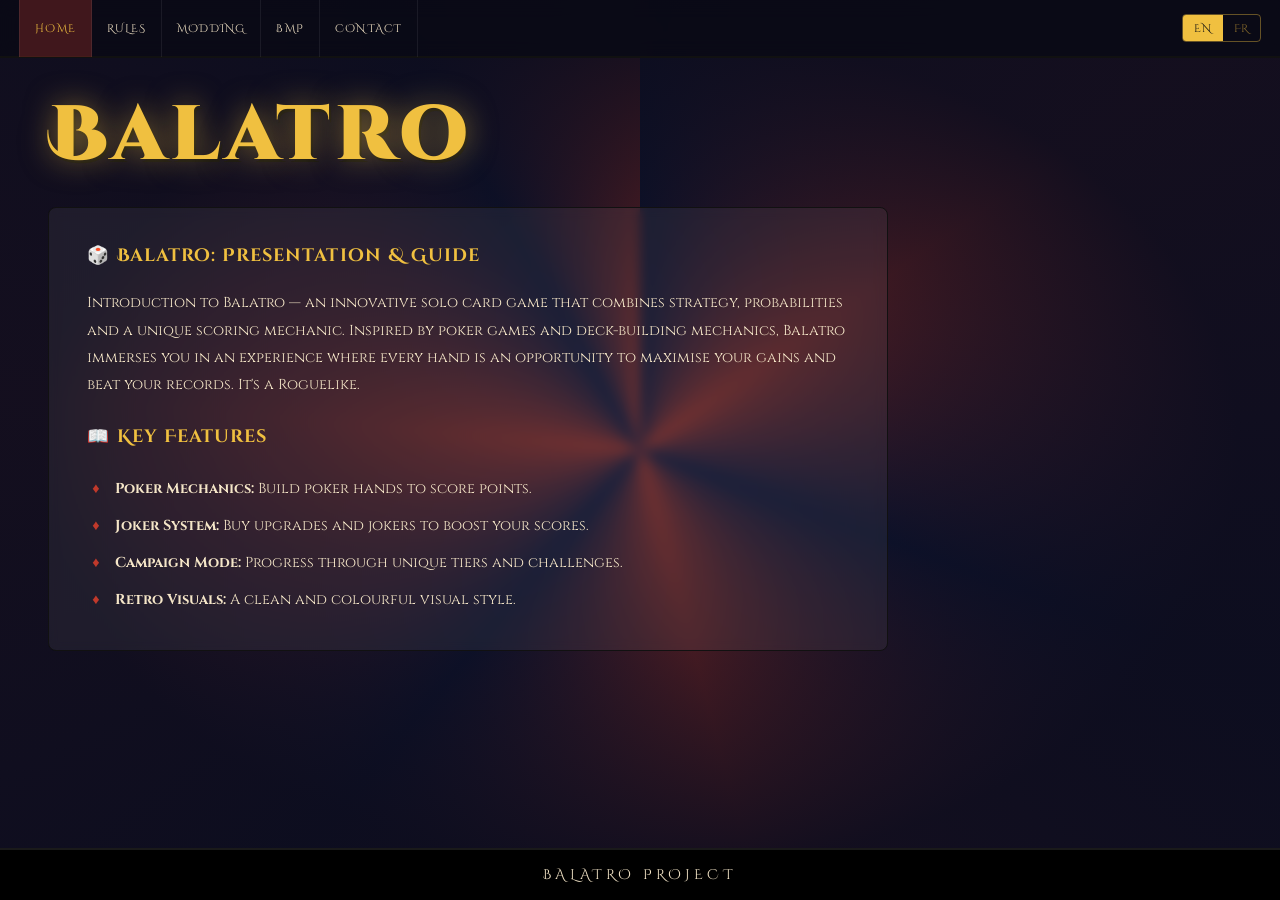
<file: index.html>
<!DOCTYPE html>
<html lang="fr">
<head>
  <meta charset="UTF-8">
  <meta name="viewport" content="width=device-width, initial-scale=1.0">
  <title>Balatro – Accueil / Home</title>
  <link rel="stylesheet" href="style.css">
</head>
<body>

  <!--
    LANGUAGE SYSTEM (CSS-only):
    The hidden checkbox #lang-toggle must be BEFORE .site-shell.
    Its :checked state controls all .lang-en / .lang-fr elements
    inside .site-shell via the general sibling combinator (~).
  -->
  <input type="checkbox" id="lang-toggle">

  <div class="site-shell">

    <nav>
      <a href="index.html" class="active">
        <span class="lang-en-inline">Home</span>
        <span class="lang-fr-inline">Accueil</span>
      </a>
      <a href="rules.html">
        <span class="lang-en-inline">Rules</span>
        <span class="lang-fr-inline">Regles</span>
      </a>
      <a href="modding.html">Modding</a>
      <a href="bmp.html">BMP</a>
      <a href="contact.html">Contact</a>

      <div class="lang-btn-wrap">
        <div class="lang-btn">
          <label class="lbl-en" for="lang-toggle">EN</label>
          <label class="lbl-fr" for="lang-toggle">FR</label>
        </div>
      </div>
    </nav>

    <main class="page">

      <!-- EN VERSION -->
      <div class="lang-en">
        <h1 class="home-title">Balatro</h1>
        <div class="welcome-card">
          <h2>🎲 Balatro: Presentation &amp; Guide</h2>
          <p>
            Introduction to Balatro — an innovative solo card game that combines strategy,
            probabilities and a unique scoring mechanic. Inspired by poker games and
            deck-building mechanics, Balatro immerses you in an experience where every hand
            is an opportunity to maximise your gains and beat your records. It's a Roguelike.
          </p>
          <h2 class="feat">📖 Key Features</h2>
          <ul>
            <li><strong>Poker Mechanics:</strong> Build poker hands to score points.</li>
            <li><strong>Joker System:</strong> Buy upgrades and jokers to boost your scores.</li>
            <li><strong>Campaign Mode:</strong> Progress through unique tiers and challenges.</li>
            <li><strong>Retro Visuals:</strong> A clean and colourful visual style.</li>
          </ul>
        </div>
      </div>

      <!-- FR VERSION -->
      <div class="lang-fr">
        <h1 class="home-title">Balatro</h1>
        <div class="welcome-card">
          <h2>🎲 Balatro : Présentation et Guide</h2>
          <p>
            Introduction à Balatro — un jeu de cartes solo innovant qui combine stratégie,
            probabilités et une mécanique de scoring unique. Inspiré par les jeux de poker
            et les mécaniques de deck-building, Balatro vous plonge dans une expérience où
            chaque main est une opportunité de maximiser vos gains et de battre vos records.
            C'est un Roguelike.
          </p>
          <h2 class="feat">📖 Fonctionnalités Clés</h2>
          <ul>
            <li><strong>Mécaniques de Poker :</strong> Créez des mains de poker pour marquer des points.</li>
            <li><strong>Système de Jokers :</strong> Achetez des améliorations et des jokers pour booster vos scores.</li>
            <li><strong>Mode Campagne :</strong> Progressez à travers des paliers et des défis uniques.</li>
            <li><strong>Graphismes Rétro :</strong> Un style visuel épuré et coloré.</li>
          </ul>
        </div>
      </div>

    </main>

    <footer>Balatro Project</footer>

  </div><!-- /.site-shell -->

</body>
</html>
</file>
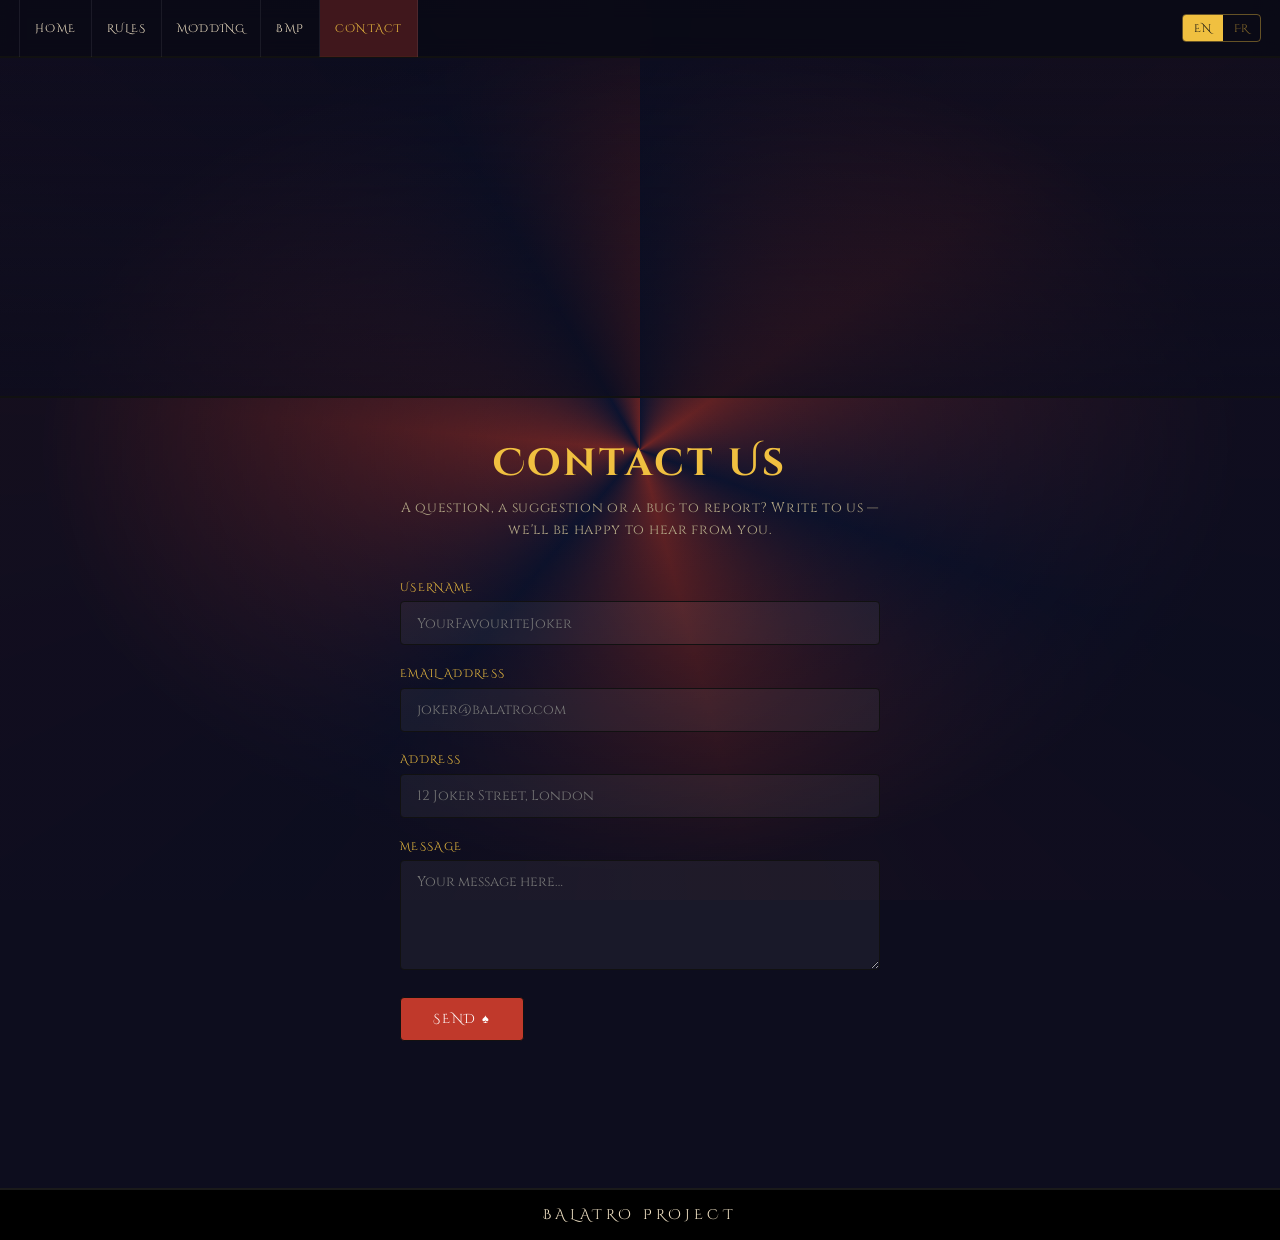
<file: Contact.html>
<!DOCTYPE html>
<html lang="fr">
<head>
  <meta charset="UTF-8">
  <meta name="viewport" content="width=device-width, initial-scale=1.0">
  <title>Balatro – Contact</title>
  <link rel="stylesheet" href="style.css">
</head>
<body>

  <input type="checkbox" id="lang-toggle">

  <div class="site-shell">

    <nav>
      <a href="index.html">
        <span class="lang-en-inline">Home</span>
        <span class="lang-fr-inline">Accueil</span>
      </a>
      <a href="rules.html">
        <span class="lang-en-inline">Rules</span>
        <span class="lang-fr-inline">Règles</span>
      </a>
      <a href="modding.html">Modding</a>
      <a href="bmp.html">BMP</a>
      <a href="contact.html" class="active">Contact</a>
      <div class="lang-btn-wrap">
        <div class="lang-btn">
          <label class="lbl-en" for="lang-toggle">EN</label>
          <label class="lbl-fr" for="lang-toggle">FR</label>
        </div>
      </div>
    </nav>

    <!-- PARALLAX HERO -->
    <div class="parallax-hero"></div>

    <main class="page">

      <!-- ═══ EN ═══ -->
      <div class="lang-en">
        <h1 class="contact-title">Contact Us</h1>
        <p class="contact-sub">
          A question, a suggestion or a bug to report? Write to us —<br>
          we'll be happy to hear from you.
        </p>
        <div class="contact-form">
          <div class="form-field">
            <label for="pseudo-en">Username</label>
            <input type="text" id="pseudo-en" name="pseudo" placeholder="YourFavouriteJoker">
          </div>
          <div class="form-field">
            <label for="email-en">Email address</label>
            <input type="email" id="email-en" name="email" placeholder="joker@balatro.com">
          </div>
          <div class="form-field">
            <label for="address-en">Address</label>
            <input type="text" id="address-en" name="address" placeholder="12 Joker Street, London">
          </div>
          <div class="form-field">
            <label for="msg-en">Message</label>
            <textarea id="msg-en" name="message" placeholder="Your message here…"></textarea>
          </div>
          <button type="submit">Send ♠</button>
        </div>
      </div>

      <!-- ═══ FR ═══ -->
      <div class="lang-fr">
        <h1 class="contact-title">Contactez-nous</h1>
        <p class="contact-sub">
          Une question, une suggestion ou un bug à signaler ? Écrivez-nous —<br>
          nous serons ravis de vous lire.
        </p>
        <div class="contact-form">
          <div class="form-field">
            <label for="pseudo-fr">Pseudonyme</label>
            <input type="text" id="pseudo-fr" name="pseudo" placeholder="VotreJokerPréféré">
          </div>
          <div class="form-field">
            <label for="email-fr">Adresse e-mail</label>
            <input type="email" id="email-fr" name="email" placeholder="joker@balatro.com">
          </div>
          <div class="form-field">
            <label for="address-fr">Adresse</label>
            <input type="text" id="address-fr" name="address" placeholder="12 rue des Jokers, Paris">
          </div>
          <div class="form-field">
            <label for="msg-fr">Message</label>
            <textarea id="msg-fr" name="message" placeholder="Votre message ici…"></textarea>
          </div>
          <button type="submit">Envoyer ♠</button>
        </div>
      </div>

    </main>

    <footer>Balatro Project</footer>

  </div>

</body>
</html>
</file>
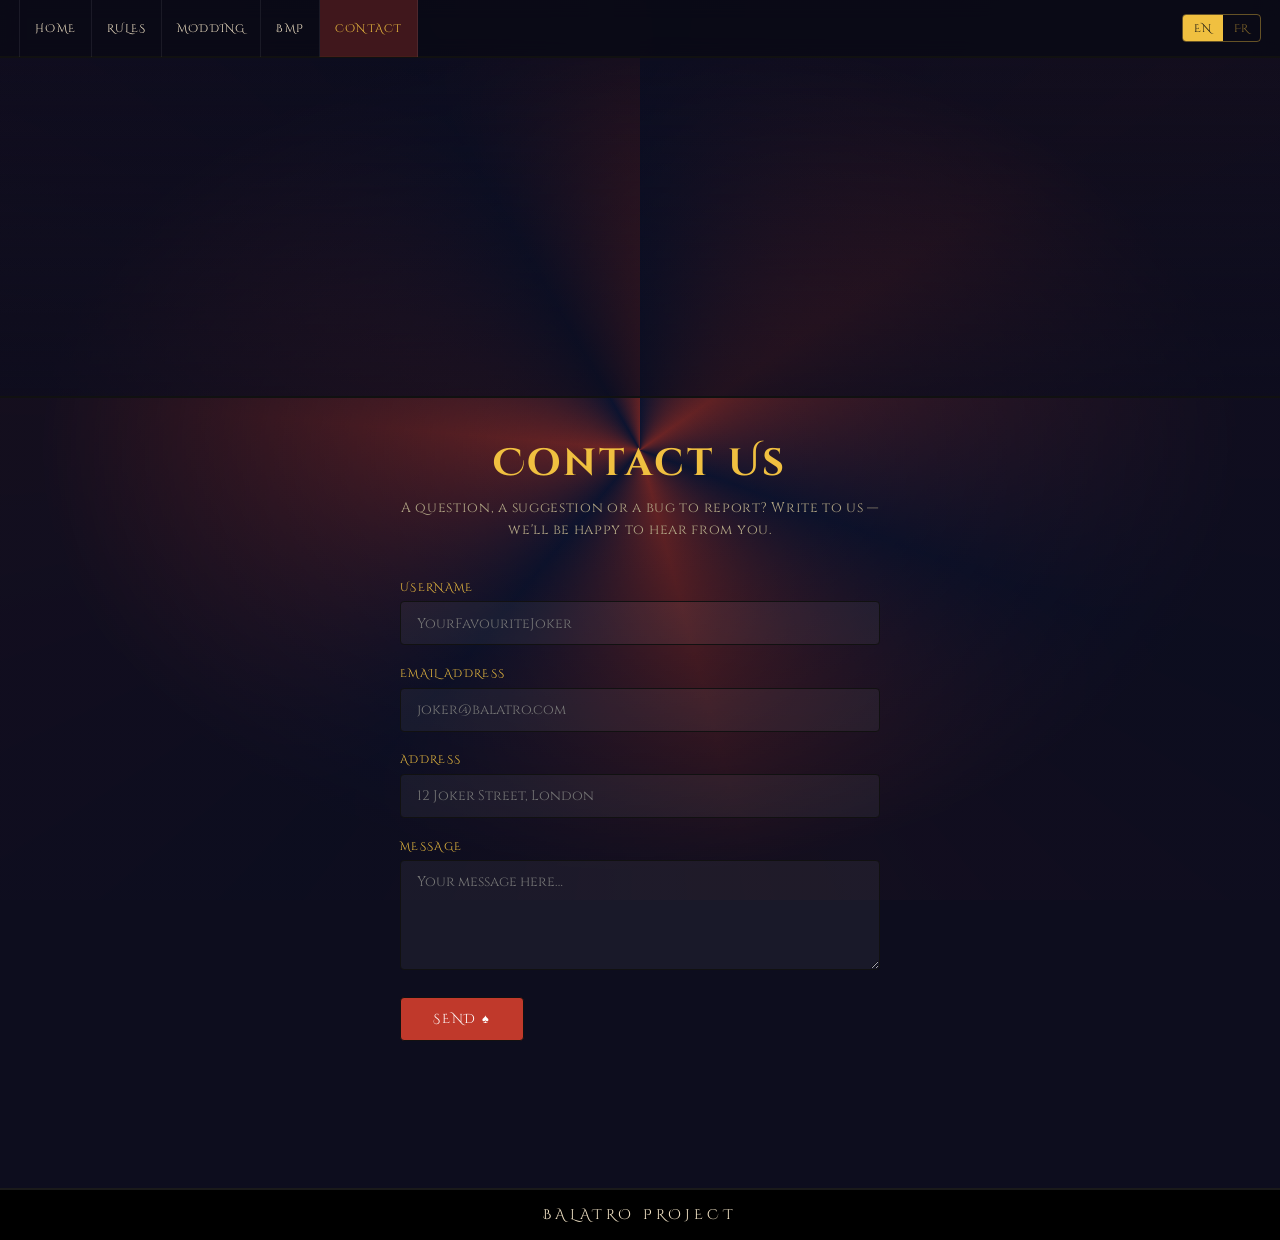
<file: contact.html>
<!DOCTYPE html>
<html lang="fr">
<head>
  <meta charset="UTF-8">
  <meta name="viewport" content="width=device-width, initial-scale=1.0">
  <title>Balatro – Contact</title>
  <link rel="stylesheet" href="style.css">
</head>
<body>

  <input type="checkbox" id="lang-toggle">

  <div class="site-shell">

    <nav>
      <a href="index.html">
        <span class="lang-en-inline">Home</span>
        <span class="lang-fr-inline">Accueil</span>
      </a>
      <a href="rules.html">
        <span class="lang-en-inline">Rules</span>
        <span class="lang-fr-inline">Règles</span>
      </a>
      <a href="modding.html">Modding</a>
      <a href="bmp.html">BMP</a>
      <a href="contact.html" class="active">Contact</a>
      <div class="lang-btn-wrap">
        <div class="lang-btn">
          <label class="lbl-en" for="lang-toggle">EN</label>
          <label class="lbl-fr" for="lang-toggle">FR</label>
        </div>
      </div>
    </nav>

    <!-- PARALLAX HERO -->
    <div class="parallax-hero"></div>

    <main class="page">

      <!-- ═══ EN ═══ -->
      <div class="lang-en">
        <h1 class="contact-title">Contact Us</h1>
        <p class="contact-sub">
          A question, a suggestion or a bug to report? Write to us —<br>
          we'll be happy to hear from you.
        </p>
        <div class="contact-form">
          <div class="form-field">
            <label for="pseudo-en">Username</label>
            <input type="text" id="pseudo-en" name="pseudo" placeholder="YourFavouriteJoker">
          </div>
          <div class="form-field">
            <label for="email-en">Email address</label>
            <input type="email" id="email-en" name="email" placeholder="joker@balatro.com">
          </div>
          <div class="form-field">
            <label for="address-en">Address</label>
            <input type="text" id="address-en" name="address" placeholder="12 Joker Street, London">
          </div>
          <div class="form-field">
            <label for="msg-en">Message</label>
            <textarea id="msg-en" name="message" placeholder="Your message here…"></textarea>
          </div>
          <button type="submit">Send ♠</button>
        </div>
      </div>

      <!-- ═══ FR ═══ -->
      <div class="lang-fr">
        <h1 class="contact-title">Contactez-nous</h1>
        <p class="contact-sub">
          Une question, une suggestion ou un bug à signaler ? Écrivez-nous —<br>
          nous serons ravis de vous lire.
        </p>
        <div class="contact-form">
          <div class="form-field">
            <label for="pseudo-fr">Pseudonyme</label>
            <input type="text" id="pseudo-fr" name="pseudo" placeholder="VotreJokerPréféré">
          </div>
          <div class="form-field">
            <label for="email-fr">Adresse e-mail</label>
            <input type="email" id="email-fr" name="email" placeholder="joker@balatro.com">
          </div>
          <div class="form-field">
            <label for="address-fr">Adresse</label>
            <input type="text" id="address-fr" name="address" placeholder="12 rue des Jokers, Paris">
          </div>
          <div class="form-field">
            <label for="msg-fr">Message</label>
            <textarea id="msg-fr" name="message" placeholder="Votre message ici…"></textarea>
          </div>
          <button type="submit">Envoyer ♠</button>
        </div>
      </div>

    </main>

    <footer>Balatro Project</footer>

  </div>

</body>
</html>
</file>
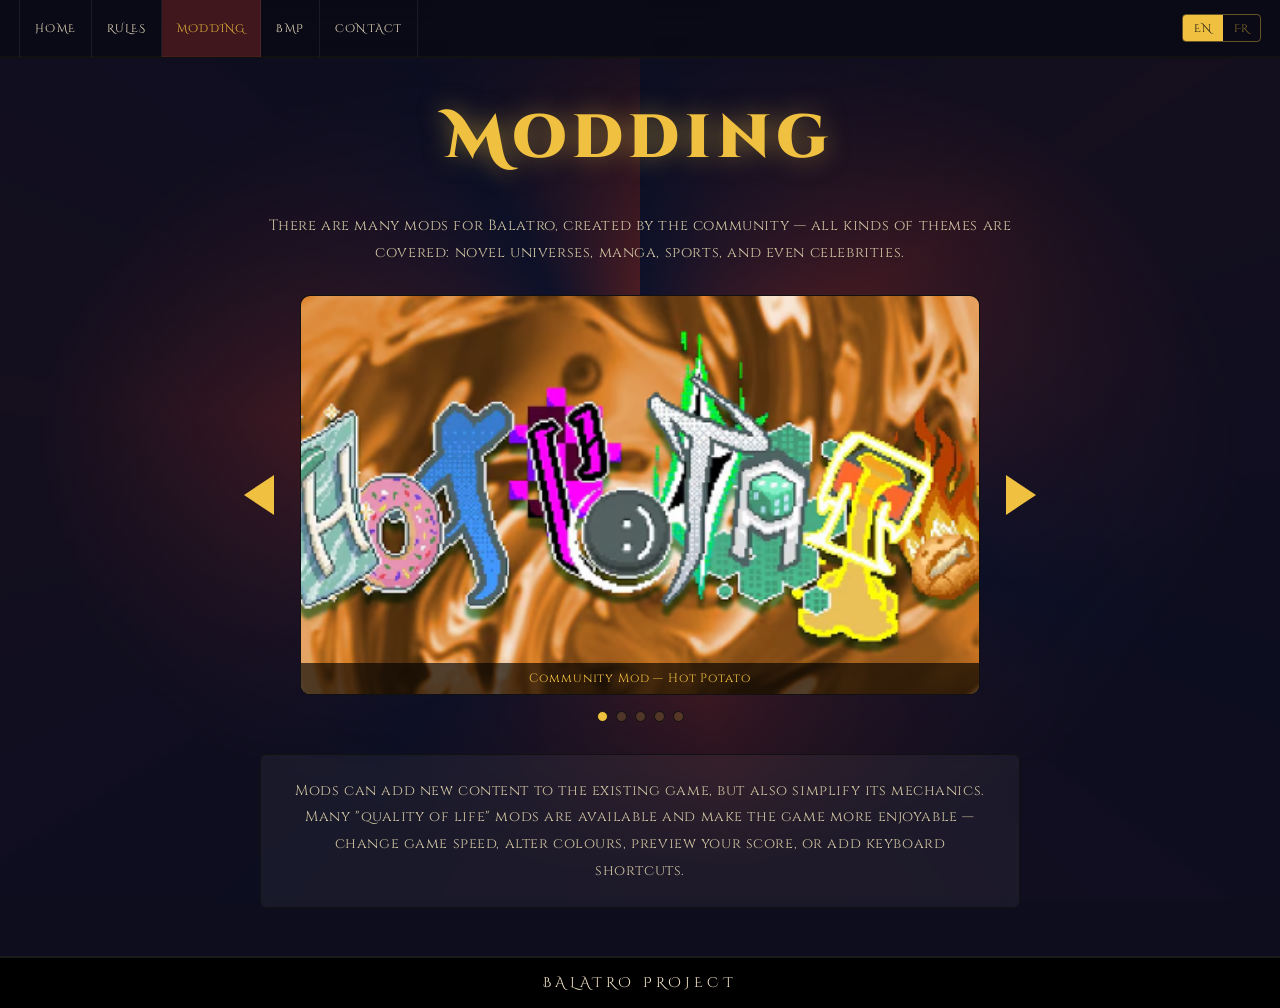
<file: Modding.html>
<!DOCTYPE html>
<html lang="fr">
<head>
  <meta charset="UTF-8">
  <meta name="viewport" content="width=device-width, initial-scale=1.0">
  <title>Balatro – Modding</title>
  <link rel="stylesheet" href="style.css">
</head>
<body>

  <input type="checkbox" id="lang-toggle">

  <div class="site-shell">

    <nav>
      <a href="index.html">
        <span class="lang-en-inline">Home</span>
        <span class="lang-fr-inline">Accueil</span>
      </a>
      <a href="rules.html">
        <span class="lang-en-inline">Rules</span>
        <span class="lang-fr-inline">Règles</span>
      </a>
      <a href="modding.html" class="active">Modding</a>
      <a href="bmp.html">BMP</a>
      <a href="contact.html">Contact</a>
      <div class="lang-btn-wrap">
        <div class="lang-btn">
          <label class="lbl-en" for="lang-toggle">EN</label>
          <label class="lbl-fr" for="lang-toggle">FR</label>
        </div>
      </div>
    </nav>

    <main class="page">

      <!-- EN -->
      <div class="lang-en">
        <h1 class="modding-title">Modding</h1>
        <p class="modding-intro">
          There are many mods for Balatro, created by the community — all kinds of themes
          are covered: novel universes, manga, sports, and even celebrities.
        </p>
      </div>
      <!-- FR -->
      <div class="lang-fr">
        <h1 class="modding-title">Modding</h1>
        <p class="modding-intro">
          Il y a de nombreux mods sur Balatro, créés par la communauté, tous types de thèmes
          sont abordés. Sur des univers de roman, de manga ou bien des sports ainsi que des célébrités.
        </p>
      </div>

      <!-- CAROUSEL -->
      <div class="carousel-wrapper">

        <input type="radio" name="car" id="s1" checked>
        <input type="radio" name="car" id="s2">
        <input type="radio" name="car" id="s3">
        <input type="radio" name="car" id="s4">
        <input type="radio" name="car" id="s5">

        <div class="carousel-outer">

          <!-- LEFT ARROWS -->
          <div class="arrow-col">
            <div class="nav-set ns1"><label class="arrow-label" for="s5"><span class="tri-left"></span></label></div>
            <div class="nav-set ns2"><label class="arrow-label" for="s1"><span class="tri-left"></span></label></div>
            <div class="nav-set ns3"><label class="arrow-label" for="s2"><span class="tri-left"></span></label></div>
            <div class="nav-set ns4"><label class="arrow-label" for="s3"><span class="tri-left"></span></label></div>
            <div class="nav-set ns5"><label class="arrow-label" for="s4"><span class="tri-left"></span></label></div>
          </div>

          <!-- SLIDES -->
          <div class="carousel-track">

            <div class="carousel-slide slide1">
              <img src="imgweb1.png" alt="Mod 1">
              <div class="slide-caption">
                <span class="lang-en-inline">Community Mod — Hot Potato</span>
                <span class="lang-fr-inline">Mod communautaire — Hot Potato</span>
              </div>
            </div>

            <div class="carousel-slide slide2">
              <img src="imgweb2.png" alt="Mod 2">              
              <div class="slide-caption">
                <span class="lang-en-inline">Community Mod — Ort Lab</span>
                <span class="lang-fr-inline">Mod communautaire — Ort Lab</span>
              </div>
            </div>

            <div class="carousel-slide slide3">
              <img src="imgweb3.png" alt="Mod 3"> 
              <div class="slide-caption">
                <span class="lang-en-inline">Community Mod — Balatro Absolute</span>
                <span class="lang-fr-inline">Mod communautaire — Balatro Absolute</span>
              </div>
            </div>

            <div class="carousel-slide slide4">
              <img src="imgweb4.png" alt="Mod 4"> 
              <div class="slide-caption">
                <span class="lang-en-inline">Community Mod — In Stars and Time</span>
                <span class="lang-fr-inline">Mod communautaire — In Stars and Time</span>
              </div>
            </div>

            <div class="carousel-slide slide5">
              <img src="imgweb5.png" alt="Mod 5"> 
              <div class="slide-caption">
                <span class="lang-en-inline">Community Mod — Mods + Install</span>
                <span class="lang-fr-inline">Mod communautaire — Installation de mods</span>
              </div>
            </div>

          </div>

          <!-- RIGHT ARROWS -->
          <div class="arrow-col">
            <div class="nav-set ns1"><label class="arrow-label" for="s2"><span class="tri-right"></span></label></div>
            <div class="nav-set ns2"><label class="arrow-label" for="s3"><span class="tri-right"></span></label></div>
            <div class="nav-set ns3"><label class="arrow-label" for="s4"><span class="tri-right"></span></label></div>
            <div class="nav-set ns4"><label class="arrow-label" for="s5"><span class="tri-right"></span></label></div>
            <div class="nav-set ns5"><label class="arrow-label" for="s1"><span class="tri-right"></span></label></div>
          </div>

        </div>

        <!-- Dots -->
        <div class="carousel-dots">
          <label class="dot d1" for="s1"></label>
          <label class="dot d2" for="s2"></label>
          <label class="dot d3" for="s3"></label>
          <label class="dot d4" for="s4"></label>
          <label class="dot d5" for="s5"></label>
        </div>

      </div>

      <!-- EN -->
      <div class="lang-en">
        <p class="modding-outro">
          Mods can add new content to the existing game, but also simplify its mechanics.
          Many "quality of life" mods are available and make the game more enjoyable —
          change game speed, alter colours, preview your score, or add keyboard shortcuts.
        </p>
      </div>
      <!-- FR -->
      <div class="lang-fr">
        <p class="modding-outro">
          Les mods peuvent être aussi bien pour créer du contenu en plus du jeu actuel, mais aussi
          simplifier les mécaniques de jeu. En effet, beaucoup de mods de « confort de jeu »
          sont disponibles et rendent le jeu plus agréable : modifier la vitesse du jeu,
          changer les couleurs, prévisualiser son score, des raccourcis clavier.
        </p>
      </div>

    </main>

    <footer>Balatro Project</footer>

  </div>

</body>

</html>
</file>
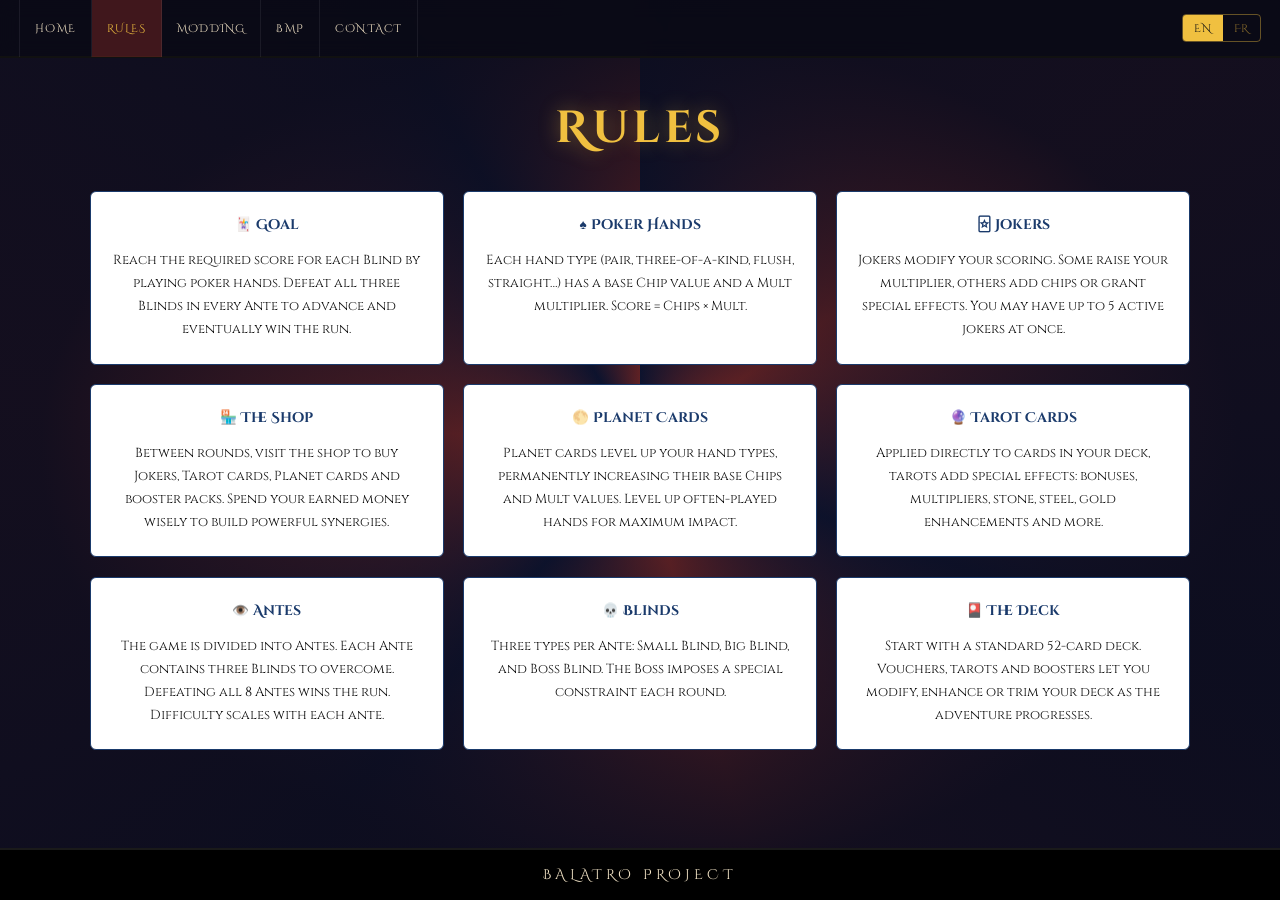
<file: rules.html>
<!DOCTYPE html>
<html lang="fr">
<head>
  <meta charset="UTF-8">
  <meta name="viewport" content="width=device-width, initial-scale=1.0">
  <title>Balatro – Rules / Regles</title>
  <link rel="stylesheet" href="style.css">
</head>
<body>

  <input type="checkbox" id="lang-toggle">

  <div class="site-shell">

    <nav>
      <a href="index.html">
        <span class="lang-en-inline">Home</span>
        <span class="lang-fr-inline">Accueil</span>
      </a>
      <a href="rules.html" class="active">
        <span class="lang-en-inline">Rules</span>
        <span class="lang-fr-inline">Regles</span>
      </a>
      <a href="modding.html">Modding</a>
      <a href="bmp.html">BMP</a>
      <a href="contact.html">Contact</a>
      <div class="lang-btn-wrap">
        <div class="lang-btn">
          <label class="lbl-en" for="lang-toggle">EN</label>
          <label class="lbl-fr" for="lang-toggle">FR</label>
        </div>
      </div>
    </nav>

    <main class="page">

      <!-- ═══ EN ═══ -->
      <div class="lang-en">
        <h1 class="page-title">Rules</h1>
        <div class="rules-grid">
          <div class="rule-block">
            <h3>🃏 Goal</h3>
            Reach the required score for each Blind by playing poker hands.
            Defeat all three Blinds in every Ante to advance and eventually win the run.
          </div>
          <div class="rule-block">
            <h3>♠ Poker Hands</h3>
            Each hand type (pair, three-of-a-kind, flush, straight…) has a base Chip value
            and a Mult multiplier. Score = Chips × Mult.
          </div>
          <div class="rule-block">
            <h3>🃟 Jokers</h3>
            Jokers modify your scoring. Some raise your multiplier, others add chips or grant
            special effects. You may have up to 5 active jokers at once.
          </div>
          <div class="rule-block">
            <h3>🏪 The Shop</h3>
            Between rounds, visit the shop to buy Jokers, Tarot cards, Planet cards and
            booster packs. Spend your earned money wisely to build powerful synergies.
          </div>
          <div class="rule-block">
            <h3>🌕 Planet Cards</h3>
            Planet cards level up your hand types, permanently increasing their base Chips
            and Mult values. Level up often-played hands for maximum impact.
          </div>
          <div class="rule-block">
            <h3>🔮 Tarot Cards</h3>
            Applied directly to cards in your deck, tarots add special effects: bonuses,
            multipliers, stone, steel, gold enhancements and more.
          </div>
          <div class="rule-block">
            <h3>👁️ Antes</h3>
            The game is divided into Antes. Each Ante contains three Blinds to overcome.
            Defeating all 8 Antes wins the run. Difficulty scales with each ante.
          </div>
          <div class="rule-block">
            <h3>💀 Blinds</h3>
            Three types per Ante: Small Blind, Big Blind, and Boss Blind.
            The Boss imposes a special constraint each round.
          </div>
          <div class="rule-block">
            <h3>🎴 The Deck</h3>
            Start with a standard 52-card deck. Vouchers, tarots and boosters let you modify,
            enhance or trim your deck as the adventure progresses.
          </div>
        </div>
      </div>

      <!-- ═══ FR ═══ -->
      <div class="lang-fr">
        <h1 class="page-title">Regles</h1>
        <div class="rules-grid">
          <div class="rule-block">
            <h3>🃏 Objectif</h3>
            Atteignez le score requis pour chaque Blind en jouant des mains de poker.
            Battez les trois Blinds de chaque Ante pour progresser et remporter la partie.
          </div>
          <div class="rule-block">
            <h3>♠ Les Mains</h3>
            Chaque type de main (paire, brelan, flush, suite…) a une valeur de base en Chips
            et un multiplicateur Mult. Score = Chips × Mult.
          </div>
          <div class="rule-block">
            <h3>🃟 Les Jokers</h3>
            Les jokers modifient vos gains. Certains augmentent le multiplicateur, d'autres
            ajoutent des chips. Jusqu'à 5 jokers peuvent être actifs simultanément.
          </div>
          <div class="rule-block">
            <h3>🏪 La Boutique</h3>
            Entre chaque manche, visitez la boutique pour acheter des jokers, tarots,
            cartes planète et boosters. Dépensez votre argent judicieusement.
          </div>
          <div class="rule-block">
            <h3>🌕 Cartes Planète</h3>
            Les cartes planète améliorent le niveau de vos mains, augmentant définitivement
            leurs Chips et Mult de base. Améliorez vos mains les plus jouées.
          </div>
          <div class="rule-block">
            <h3>🔮 Cartes Tarot</h3>
            Appliquées aux cartes de votre deck, elles ajoutent des effets spéciaux :
            bonus, multiplicateurs, acier, pierre, or et bien d'autres améliorations.
          </div>
          <div class="rule-block">
            <h3>👁️ Les Antes</h3>
            Le jeu est divisé en Antes. Chaque Ante contient trois Blinds à surmonter.
            Battre les 8 Antes permet de remporter la run.
          </div>
          <div class="rule-block">
            <h3>💀 Les Blinds</h3>
            Trois types : Small Blind, Big Blind et Boss Blind.
            Le Boss impose une contrainte spéciale à chaque manche.
          </div>
          <div class="rule-block">
            <h3>🎴 Le Deck</h3>
            Commencez avec 52 cartes. Vouchers, tarots et boosters permettent de modifier,
            améliorer ou réduire votre deck au fil de l'aventure.
          </div>
        </div>
      </div>

    </main>

    <footer>Balatro Project</footer>

  </div>

</body>
</html>
</file>
<file: style.css>
/* ══════════════════════════════════════════════════
   BALATRO SITE — style.css
   Language switch: CSS-only via hidden checkbox #lang-toggle
   EN = unchecked (default) | FR = checked
══════════════════════════════════════════════════ */

@import url('https://fonts.googleapis.com/css2?family=Cinzel+Decorative:wght@400;700;900&family=Cinzel:wght@400;600;700&display=swap');

:root {
  --red:      #c0392b;
  --red-dark: #8e1a10;
  --blue:     #1a3a6b;
  --gold:     #f0c040;
  --cream:    #f5e6c8;
  --bg-dark:  #0d0d1e;
  --border:   1px solid #111;
  --nav-h:    58px;
  --footer-h: 52px;
}

/* ── Reset ── */
*, *::before, *::after { box-sizing: border-box; margin: 0; padding: 0; }
html { scroll-behavior: smooth; }

body {
  min-height: 100vh;
  font-family: 'Cinzel', Georgia, serif;
  color: var(--cream);
  background: var(--bg-dark);
  overflow-x: hidden;
}

/* ── Spiral background ── */
body::before {
  content: '';
  position: fixed;
  inset: 0;
  z-index: -2;
  background: conic-gradient(
    from 0deg at 50% 50%,
    #0d1a40 0deg,   #c0392b 55deg,
    #0d1a40 110deg, #c0392b 165deg,
    #0d1a40 220deg, #c0392b 275deg,
    #0d1a40 330deg, #c0392b 360deg
  );
  animation: bgSpin 35s linear infinite;
}
body::after {
  content: '';
  position: fixed;
  inset: 0;
  z-index: -1;
  background: radial-gradient(ellipse 65% 65% at 50% 50%,
    rgba(13,13,30,0.45) 0%, rgba(13,13,30,0.96) 72%);
  pointer-events: none;
}
@keyframes bgSpin { to { transform: rotate(360deg); } }

/* ══════════════════════════════════════════════════
   LANGUAGE SYSTEM
   #lang-toggle is a hidden checkbox placed BEFORE <nav>
   and BEFORE all page content inside a wrapper.
   We use the general sibling combinator (~) to reach
   all .lang-* elements that follow it.
══════════════════════════════════════════════════ */
#lang-toggle { display: none; }

/* Block-level lang elements */
.lang-fr { display: none; }
.lang-en { display: block; }

#lang-toggle:checked ~ .site-shell .lang-fr { display: block; }
#lang-toggle:checked ~ .site-shell .lang-en { display: none; }

/* Inline lang spans */
.lang-fr-inline { display: none; }
.lang-en-inline { display: inline; }

#lang-toggle:checked ~ .site-shell .lang-fr-inline { display: inline; }
#lang-toggle:checked ~ .site-shell .lang-en-inline { display: none; }

/* ── Language button highlight ── */
/* Default: EN highlighted */
.lbl-en { background: var(--gold); color: #111; }
.lbl-fr { background: transparent; color: rgba(240,192,64,0.55); }

/* When FR selected: swap */
#lang-toggle:checked ~ .site-shell .lbl-en {
  background: transparent;
  color: rgba(240,192,64,0.55);
}
#lang-toggle:checked ~ .site-shell .lbl-fr {
  background: var(--gold);
  color: #111;
}

/* ══════════════════════════════════════════════════
   SITE SHELL (wraps nav + page + footer)
══════════════════════════════════════════════════ */
.site-shell { display: flex; flex-direction: column; min-height: 100vh; }

/* ── Navigation ── */
nav {
  position: sticky;
  top: 0;
  z-index: 200;
  height: var(--nav-h);
  display: flex;
  align-items: center;
  background: rgba(10,10,22,0.93);
  backdrop-filter: blur(10px);
  border-bottom: 2px solid #111;
  padding: 0 1.2rem;
  flex-shrink: 0;
}

nav a {
  color: var(--cream);
  text-decoration: none;
  font-family: 'Cinzel Decorative', serif;
  font-size: 0.7rem;
  letter-spacing: 0.1em;
  padding: 0 0.95rem;
  height: var(--nav-h);
  display: flex;
  align-items: center;
  border-right: 1px solid rgba(255,255,255,0.07);
  transition: background 0.2s, color 0.2s;
  text-transform: uppercase;
  white-space: nowrap;
}
nav a:first-of-type { border-left: 1px solid rgba(255,255,255,0.07); }
nav a:hover, nav a.active {
  background: rgba(192,57,43,0.3);
  color: var(--gold);
}

/* Language toggle button */
.lang-btn-wrap { margin-left: auto; display: flex; align-items: center; }

.lang-btn {
  display: flex;
  align-items: center;
  border: 1px solid rgba(240,192,64,0.4);
  border-radius: 4px;
  overflow: hidden;
  font-family: 'Cinzel Decorative', serif;
  font-size: 0.68rem;
  letter-spacing: 0.08em;
}
.lang-btn label {
  padding: 0.32rem 0.7rem;
  cursor: pointer;
  transition: background 0.18s, color 0.18s;
  user-select: none;
}

/* ── Page content ── */
.page {
  flex: 1;
  padding: 2.5rem 3rem 3rem;
  min-height: calc(100vh - var(--nav-h) - var(--footer-h));
}

/* ── Footer ── */
footer {
  height: var(--footer-h);
  background: #000;
  display: flex;
  align-items: center;
  justify-content: center;
  font-family: 'Cinzel Decorative', serif;
  font-size: 0.85rem;
  letter-spacing: 0.3em;
  color: var(--cream);
  border-top: 2px solid #1a1a1a;
  text-transform: uppercase;
  flex-shrink: 0;
}

/* ══════════════════════════════════════════════════
   ACCUEIL
══════════════════════════════════════════════════ */
.home-title {
  font-family: 'Cinzel Decorative', serif;
  font-size: clamp(2.6rem, 6vw, 5rem);
  font-weight: 900;
  color: var(--gold);
  text-shadow: 0 0 30px rgba(240,192,64,0.5), 2px 3px 0 #111;
  letter-spacing: 0.06em;
  margin-bottom: 2rem;
  line-height: 1;
}
.welcome-card {
  max-width: 840px;
  background: rgba(255,255,255,0.06);
  border: var(--border);
  border-radius: 8px;
  padding: 2rem 2.4rem;
  backdrop-filter: blur(6px);
  line-height: 1.9;
  font-size: 0.9rem;
}
.welcome-card h2 {
  font-family: 'Cinzel Decorative', serif;
  font-size: 1.1rem;
  color: var(--gold);
  margin-bottom: 1rem;
  letter-spacing: 0.06em;
}
.welcome-card h2.feat { margin-top: 1.4rem; }
.welcome-card p { margin-bottom: 0.9rem; }
.welcome-card ul { list-style: none; padding-left: 0.3rem; }
.welcome-card ul li { padding: 0.3rem 0 0.3rem 1.4rem; position: relative; }
.welcome-card ul li::before { content: '♦'; position: absolute; left: 0; color: var(--red); }

/* ══════════════════════════════════════════════════
   PAGE TITLE (shared)
══════════════════════════════════════════════════ */
.page-title {
  font-family: 'Cinzel Decorative', serif;
  font-size: clamp(1.8rem, 4vw, 2.8rem);
  color: var(--gold);
  text-align: center;
  margin-bottom: 2rem;
  text-shadow: 0 0 20px rgba(240,192,64,0.4);
  letter-spacing: 0.08em;
}

/* ══════════════════════════════════════════════════
   RÈGLES — 3×3 GRID
══════════════════════════════════════════════════ */
.rules-grid {
  display: grid;
  grid-template-columns: repeat(3, 1fr);
  gap: 1.2rem;
  max-width: 1100px;
  margin: 0 auto;
}
.rule-block {
  background: #fff;
  color: #111;
  border: 1.5px solid var(--blue);
  border-radius: 6px;
  padding: 1.4rem 1.3rem;
  font-size: 0.82rem;
  line-height: 1.75;
  transition: transform 0.22s ease, box-shadow 0.22s ease;
  cursor: default;
  text-align: center;
}
.rule-block:hover {
  transform: scale(1.05);
  box-shadow: 0 10px 30px rgba(26,58,107,0.4);
}
.rule-block h3 {
  font-family: 'Cinzel Decorative', serif;
  font-size: 0.85rem;
  margin-bottom: 0.7rem;
  color: var(--blue);
}

/* ══════════════════════════════════════════════════
   MODDING — CAROUSEL (CSS-only, arrows L & R of image)
══════════════════════════════════════════════════ */
/* Intro & outro text */
.modding-intro {
  max-width: 760px;
  margin: 0 auto 1.8rem;
  text-align: center;
  font-size: 0.92rem;
  line-height: 1.85;
  color: #ccc0a0;
  letter-spacing: 0.04em;
}
.modding-outro {
  max-width: 760px;
  margin: 2rem auto 0;
  text-align: center;
  font-size: 0.9rem;
  line-height: 1.85;
  color: #ccc0a0;
  letter-spacing: 0.04em;
  padding: 1.4rem 1.8rem;
  background: rgba(255,255,255,0.05);
  border: var(--border);
  border-radius: 6px;
  backdrop-filter: blur(4px);
}

.modding-title {
  font-family: 'Cinzel Decorative', serif;
  font-size: clamp(2.2rem, 5vw, 3.8rem);
  font-weight: 900;
  color: var(--gold);
  text-align: center;
  margin-bottom: 2rem;
  text-shadow: 0 0 24px rgba(240,192,64,0.5);
  letter-spacing: 0.1em;
}

.carousel-wrapper input[type="radio"] { display: none; }

.carousel-outer {
  display: flex;
  align-items: center;
  justify-content: center;
  gap: 1rem;
  max-width: 880px;
  margin: 0 auto;
}

/* Arrow column: holds prev and next labels */
.arrow-col {
  display: flex;
  align-items: center;
  justify-content: center;
  width: 50px;
  flex-shrink: 0;
}

/* All nav sets hidden; only the active one shown */
.nav-set { display: none; }

#s1:checked ~ .carousel-outer .ns1,
#s2:checked ~ .carousel-outer .ns2,
#s3:checked ~ .carousel-outer .ns3,
#s4:checked ~ .carousel-outer .ns4,
#s5:checked ~ .carousel-outer .ns5 { display: flex; }

.arrow-label {
  cursor: pointer;
  padding: 0.5rem;
  border-radius: 50%;
  transition: background 0.15s;
  display: flex;
  align-items: center;
  justify-content: center;
}
.arrow-label:hover { background: rgba(240,192,64,0.15); }

.tri-left {
  width: 0; height: 0;
  border-top: 20px solid transparent;
  border-bottom: 20px solid transparent;
  border-right: 30px solid var(--gold);
  transition: border-right-color 0.15s;
}
.tri-right {
  width: 0; height: 0;
  border-top: 20px solid transparent;
  border-bottom: 20px solid transparent;
  border-left: 30px solid var(--gold);
  transition: border-left-color 0.15s;
}
.arrow-label:hover .tri-left  { border-right-color: #fff; }
.arrow-label:hover .tri-right { border-left-color:  #fff; }

/* Track */
.carousel-track {
  position: relative;
  width: 680px;
  height: 400px;
  flex-shrink: 0;
  border: var(--border);
  border-radius: 10px;
  overflow: hidden;
  background: #000;
}
.carousel-slide {
  position: absolute;
  inset: 0;
  opacity: 0;
  transition: opacity 0.45s ease;
  pointer-events: none;
}
.carousel-slide img {
  width: 100%; height: 100%;
  object-fit: cover;
  display: block;
}
.slide-caption {
  position: absolute;
  bottom: 0; left: 0; right: 0;
  background: rgba(0,0,0,0.65);
  padding: 0.45rem 1rem;
  font-size: 0.76rem;
  letter-spacing: 0.07em;
  color: var(--gold);
  font-family: 'Cinzel', serif;
  text-align: center;
}

#s1:checked ~ .carousel-outer .carousel-track .slide1,
#s2:checked ~ .carousel-outer .carousel-track .slide2,
#s3:checked ~ .carousel-outer .carousel-track .slide3,
#s4:checked ~ .carousel-outer .carousel-track .slide4,
#s5:checked ~ .carousel-outer .carousel-track .slide5 {
  opacity: 1;
  pointer-events: auto;
}

/* Dots */
.carousel-dots {
  display: flex; justify-content: center; gap: 0.5rem; margin-top: 1rem;
}
.dot {
  width: 11px; height: 11px;
  border-radius: 50%; border: var(--border);
  background: rgba(240,192,64,0.2);
  cursor: pointer; display: block;
  transition: background 0.2s;
}
#s1:checked ~ .carousel-dots .d1,
#s2:checked ~ .carousel-dots .d2,
#s3:checked ~ .carousel-dots .d3,
#s4:checked ~ .carousel-dots .d4,
#s5:checked ~ .carousel-dots .d5 { background: var(--gold); }

/* ══════════════════════════════════════════════════
   BMP
══════════════════════════════════════════════════ */
.bmp-title {
  font-family: 'Cinzel Decorative', serif;
  font-size: clamp(2.2rem, 5.5vw, 4.2rem);
  font-weight: 900; color: var(--gold);
  text-align: center;
  text-shadow: 0 0 28px rgba(240,192,64,0.55), 2px 3px 0 #111;
  letter-spacing: 0.12em; margin-bottom: 1.8rem;
}
.bmp-text {
  max-width: 700px; margin: 0 auto 1.4rem;
  text-align: center; font-size: 0.9rem;
  line-height: 1.85; color: #ccc0a0;
}
.video-container {
  max-width: 700px; margin: 0 auto 1.6rem;
  border: var(--border); border-radius: 8px;
  overflow: hidden; aspect-ratio: 16/9; background: #000;
}
.video-container iframe { width: 100%; height: 100%; border: none; display: block; }

/* Thumbnail cliquable (fallback iframe) */
.video-thumb-link { display: block; max-width: 700px; margin: 0 auto 1.6rem; text-decoration: none; }
.video-thumb {
  position: relative;
  cursor: pointer;
  overflow: hidden;
  border-radius: 8px;
  border: var(--border);
  aspect-ratio: 16/9;
  background: #000;
  transition: transform 0.2s, box-shadow 0.2s;
}
.video-thumb:hover { transform: scale(1.015); box-shadow: 0 0 30px rgba(240,192,64,0.3); }
.video-thumb img { width: 100%; height: 100%; object-fit: cover; display: block; opacity: 0.85; transition: opacity 0.2s; }
.video-thumb:hover img { opacity: 1; }
.play-btn {
  position: absolute;
  top: 50%; left: 50%;
  transform: translate(-50%, -50%);
  width: 72px; height: 72px;
  background: rgba(192,57,43,0.92);
  border-radius: 50%;
  display: flex; align-items: center; justify-content: center;
  font-size: 1.8rem; color: #fff;
  border: 3px solid #fff;
  transition: background 0.2s, transform 0.2s;
  pointer-events: none;
}
.video-thumb:hover .play-btn { background: var(--red-dark); transform: translate(-50%, -50%) scale(1.1); }

/* ══════════════════════════════════════════════════
   PARALLAX HERO — contact page
══════════════════════════════════════════════════ */
.parallax-hero {
  height: 340px;
  background-image: url('https://www.playbalatro.com/press-kit/KeyArt/Balatro_keyart.png');
  background-size: cover;
  background-position: center top;
  background-attachment: fixed;
  position: relative;
  border-bottom: 2px solid #111;
}

/* dark gradient overlay so the form below reads cleanly */
.parallax-hero::after {
  content: '';
  position: absolute;
  inset: 0;
  background: linear-gradient(
    to bottom,
    rgba(13,13,30,0.15) 0%,
    rgba(13,13,30,0.75) 100%
  );
}


.contact-title {
  font-family: 'Cinzel Decorative', serif;
  font-size: clamp(1.6rem, 3.5vw, 2.4rem);
  color: var(--gold); text-align: center;
  margin-bottom: 0.5rem; letter-spacing: 0.08em;
}
.contact-sub {
  text-align: center; color: #b0a484;
  font-size: 0.87rem; margin-bottom: 2.4rem;
  letter-spacing: 0.05em; line-height: 1.6;
}
.contact-form {
  max-width: 480px; margin: 0 auto;
  display: flex; flex-direction: column; gap: 1.3rem;
}
.form-field label {
  display: block;
  font-family: 'Cinzel Decorative', serif;
  font-size: 0.7rem; letter-spacing: 0.12em;
  color: var(--gold); text-transform: uppercase; margin-bottom: 0.4rem;
}
.contact-form input, .contact-form textarea {
  width: 100%;
  background: rgba(255,255,255,0.05);
  border: var(--border); border-radius: 4px;
  padding: 0.72rem 1rem;
  font-family: 'Cinzel', serif; font-size: 0.87rem;
  color: var(--cream); outline: none;
  transition: border-color 0.2s, background 0.2s;
}
.contact-form input:focus, .contact-form textarea:focus {
  border-color: var(--gold);
  background: rgba(240,192,64,0.05);
}
.contact-form textarea { resize: vertical; min-height: 110px; }
.contact-form button {
  background: var(--red); color: #fff;
  border: var(--border); border-radius: 4px;
  padding: 0.8rem 2rem;
  font-family: 'Cinzel Decorative', serif;
  font-size: 0.8rem; letter-spacing: 0.14em;
  cursor: pointer; text-transform: uppercase;
  transition: background 0.2s, transform 0.15s;
  align-self: flex-start;
}
.contact-form button:hover { background: var(--red-dark); transform: translateY(-2px); }

/* ══════════════════════════════════════════════════
   RESPONSIVE
══════════════════════════════════════════════════ */
@media (max-width: 900px) {
  .rules-grid { grid-template-columns: repeat(2,1fr); }
  .carousel-track { width: 480px; height: 290px; }
}
@media (max-width: 640px) {
  .page { padding: 1.4rem 1rem 2rem; }
  nav a { font-size: 0.62rem; padding: 0 0.5rem; }
  .rules-grid { grid-template-columns: 1fr; }
  .carousel-track { width: calc(100vw - 160px); height: 220px; }
}
</file>
